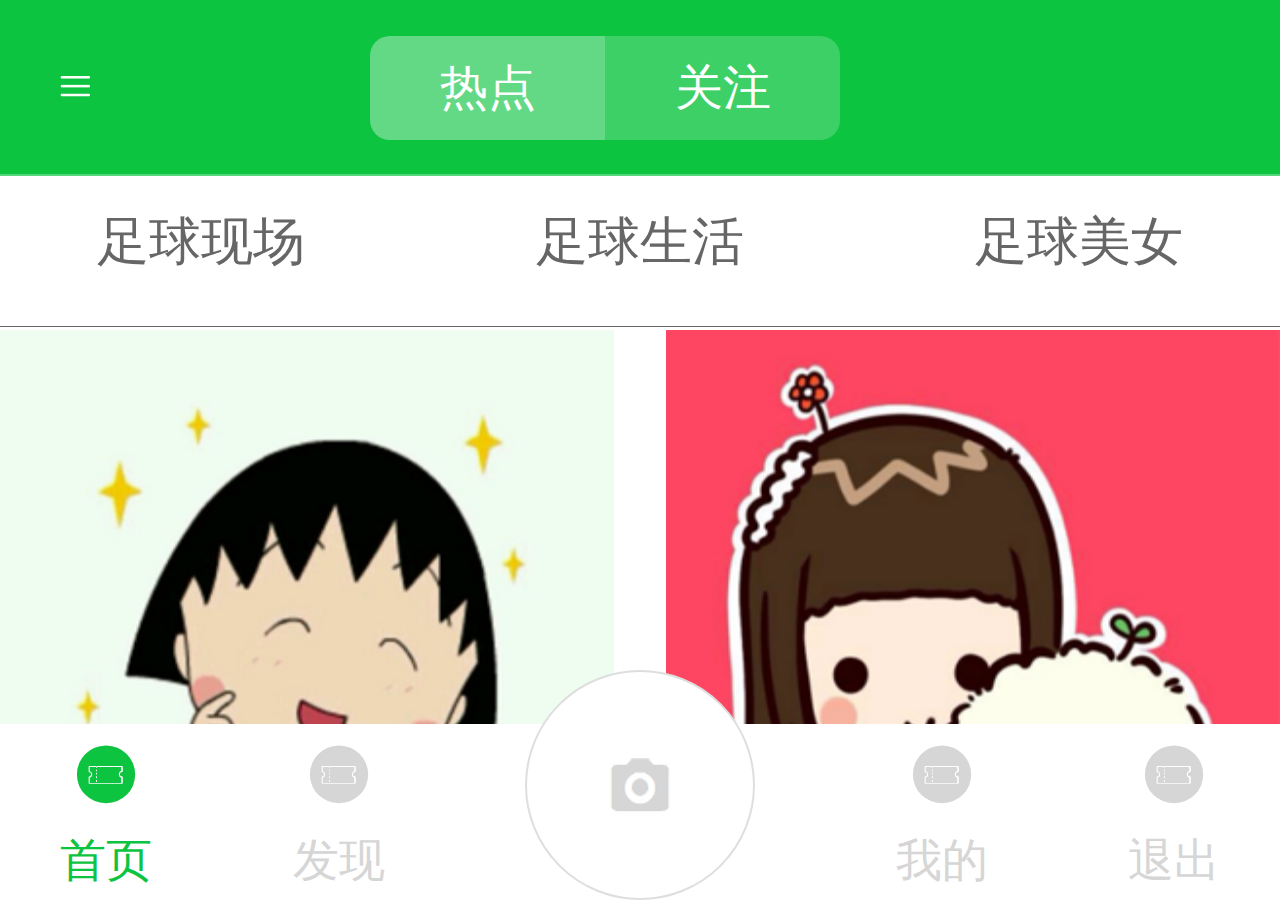
<file: testgit/index.html>
<!DOCTYPE html>
<html>
	<head>
		<meta charset="utf-8" />
		<title></title>
		<meta name="viewport" content="width=device-width,initial-scale=1,minimum-scale=1,maximum-scale=1,user-scalable=no" />
		<link rel="stylesheet" type="text/css" href="css/index.css" />
		<link rel="stylesheet" type="text/css" href="iconfont/iconfont.css" />

		<script>
		        window.onload = function(){
		         /*720代表设计师给的设计稿的宽度，你的设计稿是多少，就写多少;100代表换算比例，这里写100是
		                           为了以后好算,比如，你测量的一个宽度是100px,就可以写为1rem,以及1px=0.01rem等等*/
		         getRem(640,100)
		         };
		         window.onresize = function(){
		         getRem(640,100)
		         };
		         function getRem(pwidth,prem){
		           var html = document.getElementsByTagName("html")[0];       var oWidth =                 document.body.clientWidth || document.documentElement.clientWidth;
		            html.style.fontSize = oWidth/pwidth*prem + "px";
		        }
		  </script>
	</head>
	<body>
		<div class="men"></div>
		<div class="left">
			<figure>
			<img src="img/thumbnail.png"/>
				<figcaption>萌萌哒小妖精</figcaption>
			</figure>
			<div class="xia">
			<p>这个家伙很懒，什么也没留下</p>
			<ul>
				<li><a href="#">足球现场</a></li></li>
				<li><a href="#">足球生活</a></li></li>
				<li><a href="#">足球美女</a></li></li>
			</ul>
			</div>
		</div>
		<header>
			<div class="he_top"/>
			<span><img src="img/icon.png"/></span>
			<p class="p"><span>热点</span><span>关注</span></p>
			</div>
			
			<ul class="r_ul">
				<li><a href="#"/>足球现场</a></li>
				<li><a href="#"/>足球生活</a></li>
				<li><a href="#"/>足球美女</a></li>
				
			</ul>
		</header>
		<section class="rd">
			<article>
				<figure>
				<span><img src="img/pic.png"/></span>
				<figcaption>小丸子啊小丸子!</figcaption>
				</figure>

			<figure>
			<span><img src="img/pic1.png"/></span>
			<figcaption>萌萌哒啊小丸子</figcaption>
			</figure>
			
			</article>
			<article>
				<figure>
				<span><img src="img/pic3.png"/></span>
				<figcaption>小丸子啊小丸子!</figcaption>
				</figure>
			<figure>
			<span><img src="img/pic4.png"/></span>
			<figcaption>萌萌哒啊小丸子</figcaption>
			</figure>
			</article>
			<article>
				<figure>
				<span><img src="img/pic.png"/></span>
				<figcaption>萌萌哒啊小丸子</figcaption>
				</figure>
			<figure>
			<span><img src="img/pic1.png"/></span>
			<figcaption>萌萌哒啊小丸子</figcaption>
			</figure>
			</article>
		</section>
		
		
		
		<section class="gu">
			<article class="one">
				<img class="il" src="img/icon_guanzu.png"/>
				<div>
					<h3><p>我叫小萌</p><em>382344</em><span><img src="img/zan.png"/></span></h3>
					<p class="t">我叫小萌我怕谁！哈哈！</p>
				</div>
			</article>
			
			<article class="mao_im">
				<figure>
					<span>
						
					</span>
					<figcaption>
						小丸子啊小丸子！
					</figcaption>
				</figure>
			</article>
			<article class="zui_h">
				<img class="il" src="img/icon_guanzu.png"/>
				<div>
					<h3><p>我叫小萌</p><em>382344</em><span><img src="img/zan.png"/></span></h3>
					<p class="t">我叫小萌我怕谁！哈哈！</p>
				</div>
			</article>
		</section>
		
		
		
		<section class="fx">
			<article>
				<form name="fax" action="" method="get">
					<input id="for" required="required" placeholder="请输入昵称" type=" search"/>
					<input id="sub" type="submit" value="搜索" />
				</form>
			</article>
			   <article></article>
			   <article>
				   <img class="il" src="img/icon_guanzu.png"/>
				   <div>
				   	<h3><p>我叫小萌</p><em><input type="submit" value="关注"/></em></h3>
				   	<p class="f_p" >我叫小萌我怕谁！哈哈！</p>
				   </div>
			   </article>
                 <article>
				   
				   <img class="il" src="img/icon_guanzu.png"/>
				   <div>
				   	<h3><p>我叫小萌</p> <em><input type="submit" value="关注"/></em></h3>
				   	<p class="f_p" >我叫小萌我怕谁！哈哈！</p>
				   </div>
			   </article>
			   <article>
				   <ul>
				   	<li><a href="#">足球达人</a></li>
					<li><a href="#">足球王子</a></li>
				   	<li><a href="#">英国足球</a></li>
				   	<li><a href="#">最近主球1000</a></li>
				   	<li><a href="#">哈哈足球</a></li>
					<li><a href="#">我是足球迷</a></li>
				  	<li class="sous"><a href="#">点击选项快捷搜索</a></li>
				   </ul>
			   </article>
			   
		</section>
		<section class="wode">
			<article></article>

			  <article>
							   
							   <img class="il" src="img/icon_guanzu.png"/>
							   <div>
							   	<h3><p>我叫小萌</p></h3>
							   	<p class="f_p" >我叫小萌我怕谁！哈哈！</p>
							   </div>
							   
							   
							   
			</article>
			
        <ul class="r_ul">
				<li><a href="#"/>照片(1)</a></li>
				<li><a href="#"/>关注(3)</a></li>
				<li><a href="#"/>粉丝(8)</a></li>
				
			</ul>
			<article>
				<img src="img/pic1.png"/>
			</article>
		</section >
			
			
			
			
			
		<section class="img">
			
			<article></article>
			<article class="im_j"><img src="img/jq.png"/></article>
			<article>
				<form name="f2" action="" method="get">
					<input type=" button"  value="确定剪裁" />
					<input type=" button"  value="放弃从来" />

				</form>
			</article>
			<article class="im_l">
				<img src="img/jq_1.png">
			</article>
			<article class="tijiao">
			<form>
				<input type="submit" value="提交" />
			</form>
			</article>
		</section>
		
		
		
		
		<div id="hj" class="dr">
						   <h1>
							   <span>登录</span><em id="close"><img src="img/close.png"/></em>
						   </h1>
						   <form name="f1" action="" method="get">
							   <input required="required"  type="tel" placeholder="请输入手机号"/>
							   <input required="required" type="text" placeholder="密码"/>
								<span class="zc">还没有账号？点击此处立即<em id="tj">注册</em></span>
								<input  type="submit" value="提 交" />
						   </form>
		</div>
		
		<div id="tianjia" class="tianjia">
			<h1><span id="qx">取消</span><span id="qd">确定</span></h1>
			<form name="f1" action="" method="get">
				<input required="required"  type="tel" placeholder="请输入手机号"/>
				 <input required="required" type="text" placeholder="密码"/>
				  <input type="text" value="昵称" />
		</div>
		<footer>
		<figure>
			<span class=" iconfont icon-wodeqiajuan"></span>
			<figcaption>首页</figcaption>
			</figure>
		<figure>
		<span class=" iconfont icon-wodeqiajuan"></span>
		<figcaption>发现</figcaption>
		</figure>
		<figure class="teshu">
			<img src="img/ic_3_1.png"/>
			</figure>
		<figure>
			<span class=" iconfont icon-wodeqiajuan"></span>
			<figcaption>我的</figcaption>
			</figure>
		<figure>
		<span class=" iconfont icon-wodeqiajuan"></span>
		<figcaption>退出</figcaption>
		</figure>
		</footer>
		<script>
			var spans=document.getElementsByTagName('span');
			spans[0].onclick=function()
			{
		   document.getElementsByTagName('div')[1].style.display="block";
		  
			}
		 document.getElementsByTagName('section')[0].onclick=function()
		 {
			    document.getElementsByTagName('div')[1].style.display="none";
			 
		 }
		 var articles=document.getElementsByTagName('article');

		spans[2].onclick=function()
		{
			 document.getElementsByTagName('section')[0].style.display="none";
			 document.getElementsByTagName('section')[1].style.display="block";
			 document.getElementsByTagName('section')[2].style.display="none";
			 document.getElementsByTagName('ul')[1].style.display="none";
			 document.getElementsByTagName('span')[1].style.background="#3dd067";
			 document.getElementsByTagName('span')[2].style.background=" #64d985"

			 
		}
		spans[1].onclick=function()
		{
			document.getElementsByTagName('section')[0].style.display="block";
			document.getElementsByTagName('section')[1].style.display="none";
			document.getElementsByTagName('ul')[1].style.display="";
			document.getElementsByTagName('span')[1].style.background="#64d985";
			 document.getElementsByTagName('span')[2].style.background="#3dd067"
			 document.getElementsByTagName('section')[1].style.display="none";

		}
		var figures=document.getElementsByTagName('figure');
		
		figures[9].onclick=function()
		{
			document.getElementsByTagName('section')[0].style.display="none";
			document.getElementsByTagName('section')[1].style.display="none";
			document.getElementsByTagName('ul')[1].style.display="none";
			document.getElementsByTagName('section')[2].style.display="block";
			figures[8].style.color="#d6d6d6";
			this.style.color="#0dc441";
			document.getElementById('hj').style.display="block"
                    figures[11].style.color="#d6d6d6";
		      document.getElementsByTagName('section')[3].style.display="none";

			articles[10].style.display="none";
			document.getElementsByTagName('div')[0].style.display="block";
			document.getElementsByTagName('p')[1].className='p';

		}
		figures[8].onclick=function()
		{
			document.getElementsByTagName('section')[0].style.display="block";
			document.getElementsByTagName('section')[1].style.display="none";
			document.getElementsByTagName('ul')[1].style.display="";
			document.getElementsByTagName('span')[1].style.background="#64d985";
			 document.getElementsByTagName('span')[2].style.background="#3dd067"
			 document.getElementsByTagName('section')[1].style.display="none";
			 document.getElementsByTagName('section')[2].style.display="none";
			 figures[11].style.color="#d6d6d6";
			document.getElementsByTagName('section')[3].style.display="none";
			 figures[9].style.color="#d6d6d6";
			 this.style.color="#0dc441";
			 for(var i=7;i<=9;i++)
			 {
			 	articles[i].style.display="";
			 }
			 document.getElementsByTagName('p')[1].className='p';

			
			 
		}
	
	document.getElementById('for').onclick=function()
		{
			for(var i=7;i<=9;i++)
			{
				articles[i].style.display="none";
			}
			this.value="足球";
          articles[10].style.display="block";
		}
		
		document.getElementById('close').onclick=function()
		{
			document.getElementsByTagName('div')[0].style.display="none";
			document.getElementById('hj').style.display="none"
		}
		
		document.getElementById('tj').onclick=function()
		{
			document.getElementById('hj').style.display="none";
			
			document.getElementsByTagName('div')[0].style.display="block";
			document.getElementById('tianjia').style.display="block";
		}
		
		document.getElementById('qx').onclick=function()
		{
			document.getElementById('tianjia').style.display="none";
			document.getElementsByTagName('div')[0].style.display="none";


		}
		
		document.getElementById('qd').onclick=function()
		{
			document.getElementById('tianjia').style.display="none";
			document.getElementsByTagName('div')[0].style.display="none";


		}
		
		figures[11].onclick=function()
		{
			for(var i=8;i<=10;i++)
			{
				figures[i].style.color="#d6d6d6";
				
			}
			
			this.style.color="#0dc441";
			document.getElementsByTagName('section')[0].style.display="none";
			document.getElementsByTagName('section')[1].style.display="none";
			document.getElementsByTagName('section')[2].style.display="none";
			document.getElementsByTagName('ul')[1].style.display="none";
			document.getElementsByTagName('section')[3].style.display="block";
			document.getElementsByTagName('p')[1].innerHTML="个人中心";
		    document.getElementsByTagName('p')[1].style.marginLeft="2.0rem";
			document.getElementsByTagName('p')[1].style.fontSize="0.3rem";

		}
			figures[12].onclick=function()
			{
				var a=confirm("确定退出吗");
				if(a)
				{
					
			}
			}
	
		</script>
	</body>
</html>
</file>
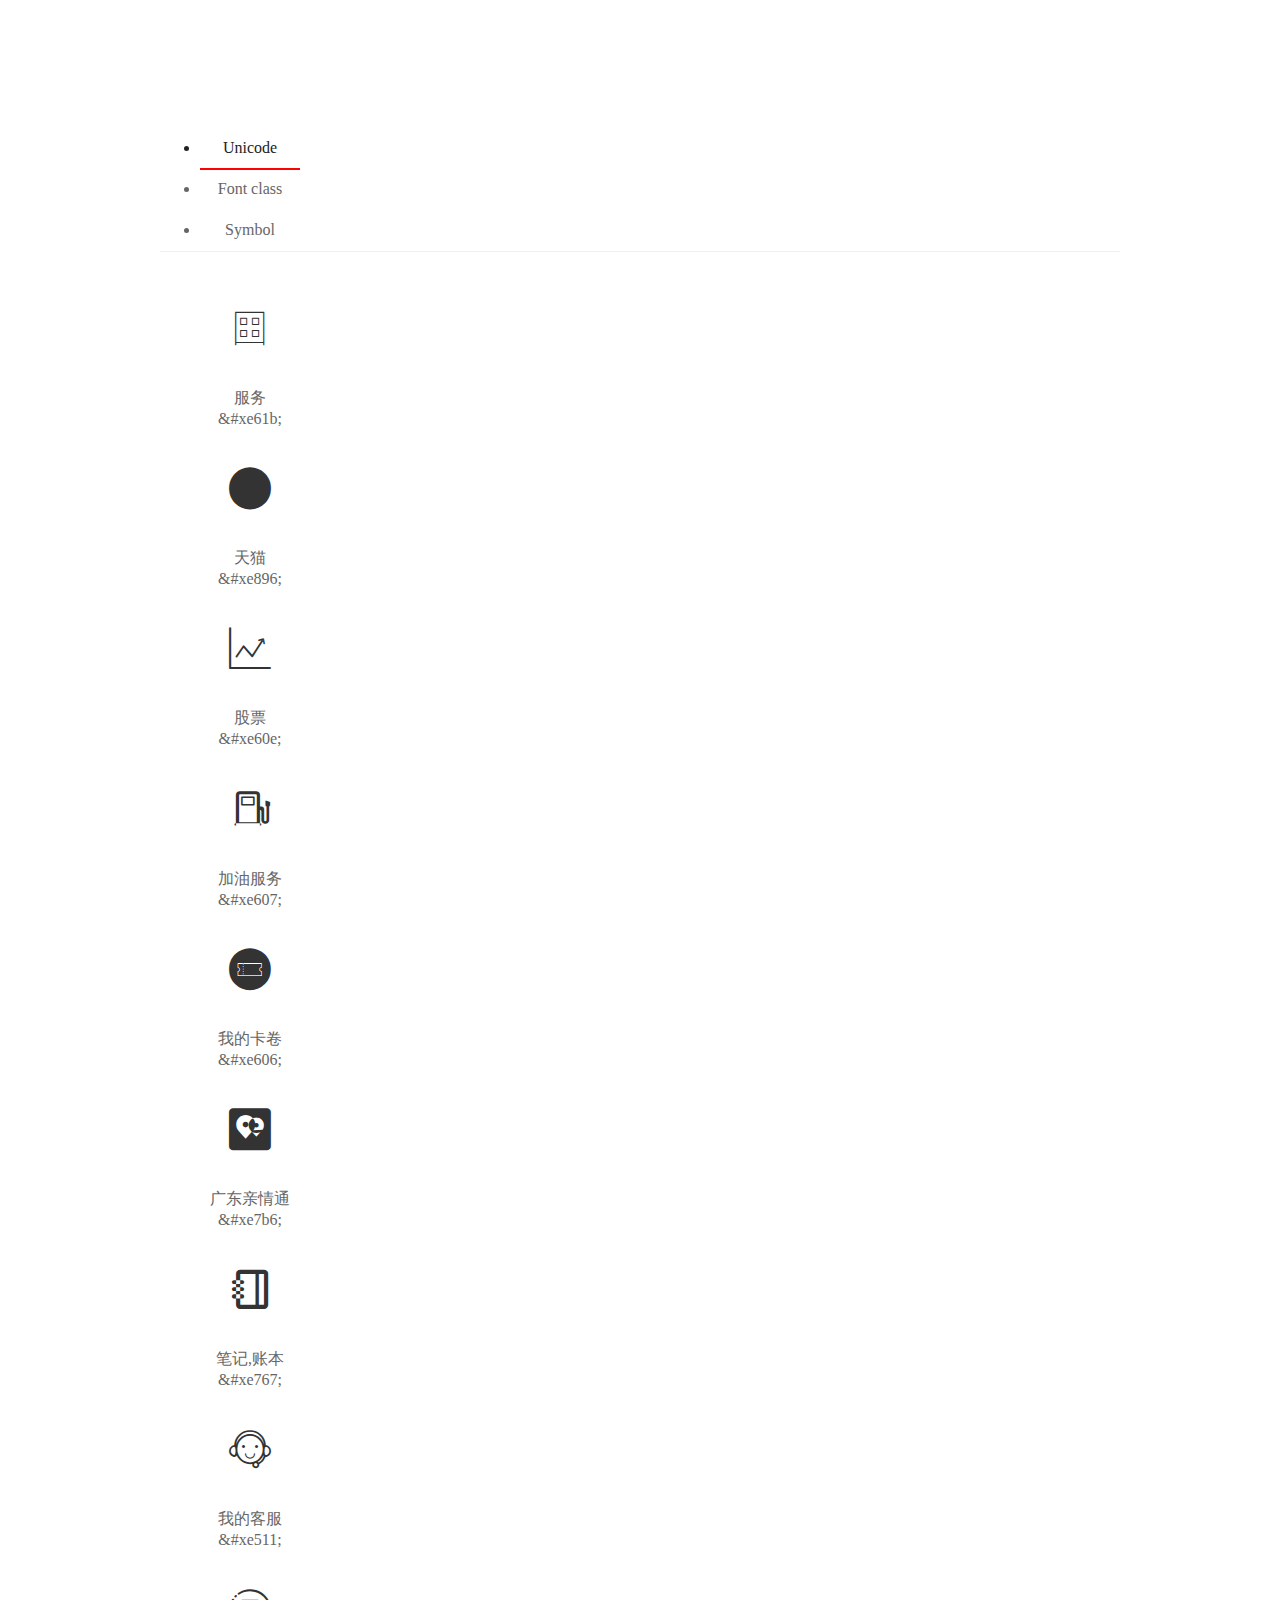
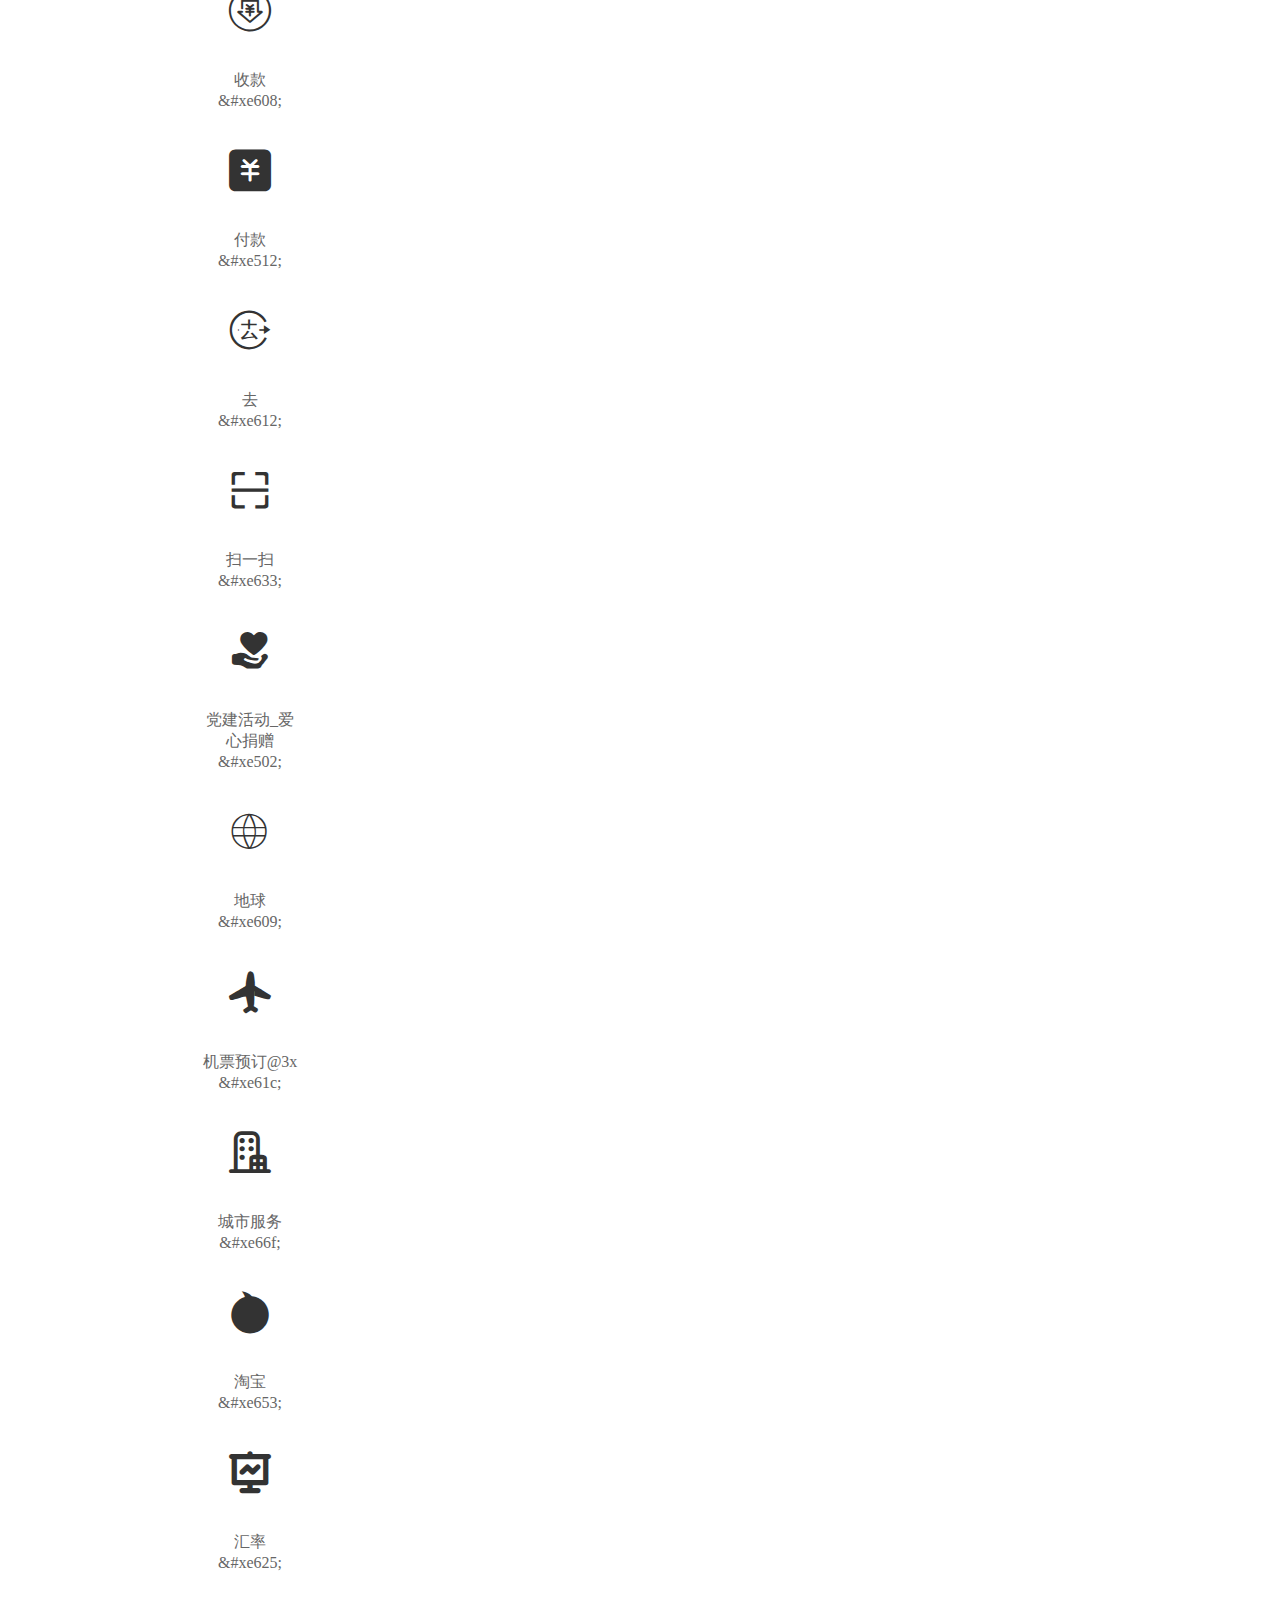
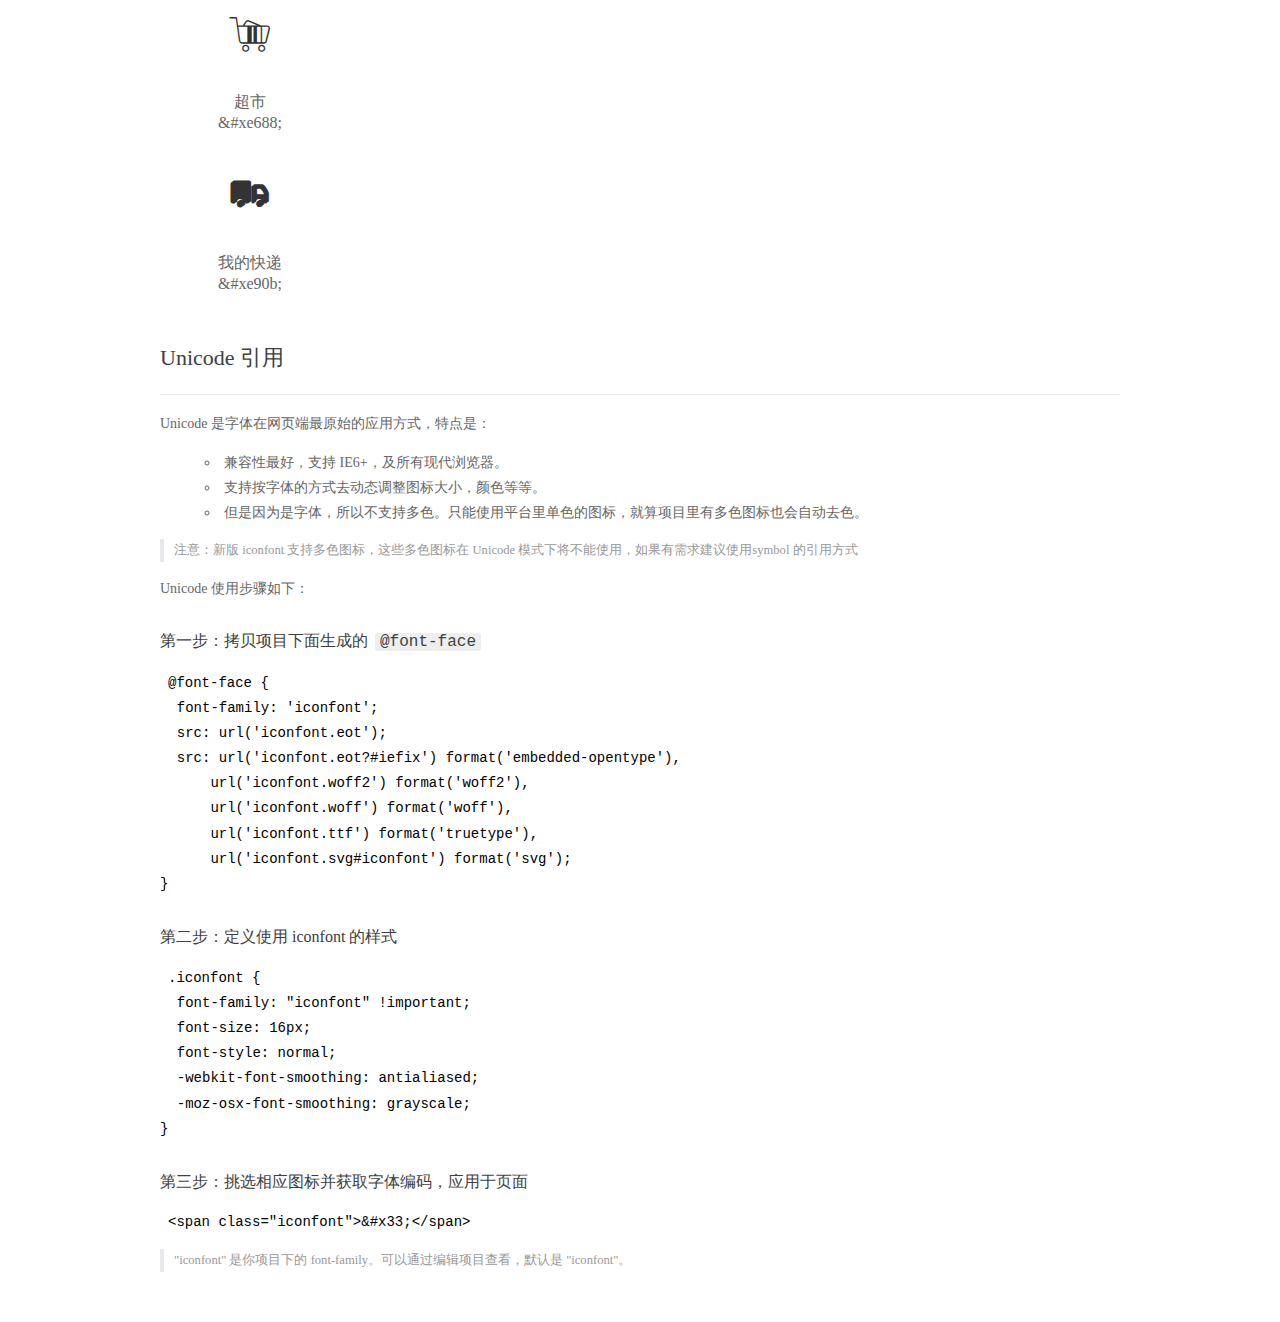
<file: testgit/iconfont/demo_index.html>
<!DOCTYPE html>
<html>
<head>
  <meta charset="utf-8"/>
  <title>IconFont Demo</title>
  <link rel="shortcut icon" href="https://gtms04.alicdn.com/tps/i4/TB1_oz6GVXXXXaFXpXXJDFnIXXX-64-64.ico" type="image/x-icon"/>
  <link rel="stylesheet" href="https://g.alicdn.com/thx/cube/1.3.2/cube.min.css">
  <link rel="stylesheet" href="demo.css">
  <link rel="stylesheet" href="iconfont.css">
  <script src="iconfont.js"></script>
  <!-- jQuery -->
  <script src="https://a1.alicdn.com/oss/uploads/2018/12/26/7bfddb60-08e8-11e9-9b04-53e73bb6408b.js"></script>
  <!-- 代码高亮 -->
  <script src="https://a1.alicdn.com/oss/uploads/2018/12/26/a3f714d0-08e6-11e9-8a15-ebf944d7534c.js"></script>
</head>
<body>
  <div class="main">
    <h1 class="logo"><a href="https://www.iconfont.cn/" title="iconfont 首页" target="_blank">&#xe86b;</a></h1>
    <div class="nav-tabs">
      <ul id="tabs" class="dib-box">
        <li class="dib active"><span>Unicode</span></li>
        <li class="dib"><span>Font class</span></li>
        <li class="dib"><span>Symbol</span></li>
      </ul>
      
    </div>
    <div class="tab-container">
      <div class="content unicode" style="display: block;">
          <ul class="icon_lists dib-box">
          
            <li class="dib">
              <span class="icon iconfont">&#xe61b;</span>
                <div class="name">服务</div>
                <div class="code-name">&amp;#xe61b;</div>
              </li>
          
            <li class="dib">
              <span class="icon iconfont">&#xe896;</span>
                <div class="name">天猫</div>
                <div class="code-name">&amp;#xe896;</div>
              </li>
          
            <li class="dib">
              <span class="icon iconfont">&#xe60e;</span>
                <div class="name">股票</div>
                <div class="code-name">&amp;#xe60e;</div>
              </li>
          
            <li class="dib">
              <span class="icon iconfont">&#xe607;</span>
                <div class="name">加油服务</div>
                <div class="code-name">&amp;#xe607;</div>
              </li>
          
            <li class="dib">
              <span class="icon iconfont">&#xe606;</span>
                <div class="name">我的卡卷</div>
                <div class="code-name">&amp;#xe606;</div>
              </li>
          
            <li class="dib">
              <span class="icon iconfont">&#xe7b6;</span>
                <div class="name">广东亲情通</div>
                <div class="code-name">&amp;#xe7b6;</div>
              </li>
          
            <li class="dib">
              <span class="icon iconfont">&#xe767;</span>
                <div class="name">笔记,账本</div>
                <div class="code-name">&amp;#xe767;</div>
              </li>
          
            <li class="dib">
              <span class="icon iconfont">&#xe511;</span>
                <div class="name">我的客服</div>
                <div class="code-name">&amp;#xe511;</div>
              </li>
          
            <li class="dib">
              <span class="icon iconfont">&#xe608;</span>
                <div class="name">收款</div>
                <div class="code-name">&amp;#xe608;</div>
              </li>
          
            <li class="dib">
              <span class="icon iconfont">&#xe512;</span>
                <div class="name">付款</div>
                <div class="code-name">&amp;#xe512;</div>
              </li>
          
            <li class="dib">
              <span class="icon iconfont">&#xe612;</span>
                <div class="name">去</div>
                <div class="code-name">&amp;#xe612;</div>
              </li>
          
            <li class="dib">
              <span class="icon iconfont">&#xe633;</span>
                <div class="name">扫一扫</div>
                <div class="code-name">&amp;#xe633;</div>
              </li>
          
            <li class="dib">
              <span class="icon iconfont">&#xe502;</span>
                <div class="name">党建活动_爱心捐赠</div>
                <div class="code-name">&amp;#xe502;</div>
              </li>
          
            <li class="dib">
              <span class="icon iconfont">&#xe609;</span>
                <div class="name">地球</div>
                <div class="code-name">&amp;#xe609;</div>
              </li>
          
            <li class="dib">
              <span class="icon iconfont">&#xe61c;</span>
                <div class="name">机票预订@3x</div>
                <div class="code-name">&amp;#xe61c;</div>
              </li>
          
            <li class="dib">
              <span class="icon iconfont">&#xe66f;</span>
                <div class="name">城市服务</div>
                <div class="code-name">&amp;#xe66f;</div>
              </li>
          
            <li class="dib">
              <span class="icon iconfont">&#xe653;</span>
                <div class="name">淘宝</div>
                <div class="code-name">&amp;#xe653;</div>
              </li>
          
            <li class="dib">
              <span class="icon iconfont">&#xe625;</span>
                <div class="name">汇率</div>
                <div class="code-name">&amp;#xe625;</div>
              </li>
          
            <li class="dib">
              <span class="icon iconfont">&#xe688;</span>
                <div class="name">超市</div>
                <div class="code-name">&amp;#xe688;</div>
              </li>
          
            <li class="dib">
              <span class="icon iconfont">&#xe90b;</span>
                <div class="name">我的快递</div>
                <div class="code-name">&amp;#xe90b;</div>
              </li>
          
          </ul>
          <div class="article markdown">
          <h2 id="unicode-">Unicode 引用</h2>
          <hr>

          <p>Unicode 是字体在网页端最原始的应用方式，特点是：</p>
          <ul>
            <li>兼容性最好，支持 IE6+，及所有现代浏览器。</li>
            <li>支持按字体的方式去动态调整图标大小，颜色等等。</li>
            <li>但是因为是字体，所以不支持多色。只能使用平台里单色的图标，就算项目里有多色图标也会自动去色。</li>
          </ul>
          <blockquote>
            <p>注意：新版 iconfont 支持多色图标，这些多色图标在 Unicode 模式下将不能使用，如果有需求建议使用symbol 的引用方式</p>
          </blockquote>
          <p>Unicode 使用步骤如下：</p>
          <h3 id="-font-face">第一步：拷贝项目下面生成的 <code>@font-face</code></h3>
<pre><code class="language-css"
>@font-face {
  font-family: 'iconfont';
  src: url('iconfont.eot');
  src: url('iconfont.eot?#iefix') format('embedded-opentype'),
      url('iconfont.woff2') format('woff2'),
      url('iconfont.woff') format('woff'),
      url('iconfont.ttf') format('truetype'),
      url('iconfont.svg#iconfont') format('svg');
}
</code></pre>
          <h3 id="-iconfont-">第二步：定义使用 iconfont 的样式</h3>
<pre><code class="language-css"
>.iconfont {
  font-family: "iconfont" !important;
  font-size: 16px;
  font-style: normal;
  -webkit-font-smoothing: antialiased;
  -moz-osx-font-smoothing: grayscale;
}
</code></pre>
          <h3 id="-">第三步：挑选相应图标并获取字体编码，应用于页面</h3>
<pre>
<code class="language-html"
>&lt;span class="iconfont"&gt;&amp;#x33;&lt;/span&gt;
</code></pre>
          <blockquote>
            <p>"iconfont" 是你项目下的 font-family。可以通过编辑项目查看，默认是 "iconfont"。</p>
          </blockquote>
          </div>
      </div>
      <div class="content font-class">
        <ul class="icon_lists dib-box">
          
          <li class="dib">
            <span class="icon iconfont icon-fuwu"></span>
            <div class="name">
              服务
            </div>
            <div class="code-name">.icon-fuwu
            </div>
          </li>
          
          <li class="dib">
            <span class="icon iconfont icon-tianmao"></span>
            <div class="name">
              天猫
            </div>
            <div class="code-name">.icon-tianmao
            </div>
          </li>
          
          <li class="dib">
            <span class="icon iconfont icon-gupiao"></span>
            <div class="name">
              股票
            </div>
            <div class="code-name">.icon-gupiao
            </div>
          </li>
          
          <li class="dib">
            <span class="icon iconfont icon-jiayoufuwu"></span>
            <div class="name">
              加油服务
            </div>
            <div class="code-name">.icon-jiayoufuwu
            </div>
          </li>
          
          <li class="dib">
            <span class="icon iconfont icon-wodeqiajuan"></span>
            <div class="name">
              我的卡卷
            </div>
            <div class="code-name">.icon-wodeqiajuan
            </div>
          </li>
          
          <li class="dib">
            <span class="icon iconfont icon-guangdongqinqingtong"></span>
            <div class="name">
              广东亲情通
            </div>
            <div class="code-name">.icon-guangdongqinqingtong
            </div>
          </li>
          
          <li class="dib">
            <span class="icon iconfont icon-biji"></span>
            <div class="name">
              笔记,账本
            </div>
            <div class="code-name">.icon-biji
            </div>
          </li>
          
          <li class="dib">
            <span class="icon iconfont icon-wodekefu"></span>
            <div class="name">
              我的客服
            </div>
            <div class="code-name">.icon-wodekefu
            </div>
          </li>
          
          <li class="dib">
            <span class="icon iconfont icon-shoukuan"></span>
            <div class="name">
              收款
            </div>
            <div class="code-name">.icon-shoukuan
            </div>
          </li>
          
          <li class="dib">
            <span class="icon iconfont icon-fukuan"></span>
            <div class="name">
              付款
            </div>
            <div class="code-name">.icon-fukuan
            </div>
          </li>
          
          <li class="dib">
            <span class="icon iconfont icon-qu"></span>
            <div class="name">
              去
            </div>
            <div class="code-name">.icon-qu
            </div>
          </li>
          
          <li class="dib">
            <span class="icon iconfont icon-saoyisao"></span>
            <div class="name">
              扫一扫
            </div>
            <div class="code-name">.icon-saoyisao
            </div>
          </li>
          
          <li class="dib">
            <span class="icon iconfont icon-dangjianhuodong_aixinjuanzeng-"></span>
            <div class="name">
              党建活动_爱心捐赠
            </div>
            <div class="code-name">.icon-dangjianhuodong_aixinjuanzeng-
            </div>
          </li>
          
          <li class="dib">
            <span class="icon iconfont icon-tubiao-"></span>
            <div class="name">
              地球
            </div>
            <div class="code-name">.icon-tubiao-
            </div>
          </li>
          
          <li class="dib">
            <span class="icon iconfont icon-jipiaoyudingx"></span>
            <div class="name">
              机票预订@3x
            </div>
            <div class="code-name">.icon-jipiaoyudingx
            </div>
          </li>
          
          <li class="dib">
            <span class="icon iconfont icon-chengshifuwu"></span>
            <div class="name">
              城市服务
            </div>
            <div class="code-name">.icon-chengshifuwu
            </div>
          </li>
          
          <li class="dib">
            <span class="icon iconfont icon-taobao"></span>
            <div class="name">
              淘宝
            </div>
            <div class="code-name">.icon-taobao
            </div>
          </li>
          
          <li class="dib">
            <span class="icon iconfont icon-ziyuanldpi"></span>
            <div class="name">
              汇率
            </div>
            <div class="code-name">.icon-ziyuanldpi
            </div>
          </li>
          
          <li class="dib">
            <span class="icon iconfont icon-chaoshi"></span>
            <div class="name">
              超市
            </div>
            <div class="code-name">.icon-chaoshi
            </div>
          </li>
          
          <li class="dib">
            <span class="icon iconfont icon-wodekuaidi"></span>
            <div class="name">
              我的快递
            </div>
            <div class="code-name">.icon-wodekuaidi
            </div>
          </li>
          
        </ul>
        <div class="article markdown">
        <h2 id="font-class-">font-class 引用</h2>
        <hr>

        <p>font-class 是 Unicode 使用方式的一种变种，主要是解决 Unicode 书写不直观，语意不明确的问题。</p>
        <p>与 Unicode 使用方式相比，具有如下特点：</p>
        <ul>
          <li>兼容性良好，支持 IE8+，及所有现代浏览器。</li>
          <li>相比于 Unicode 语意明确，书写更直观。可以很容易分辨这个 icon 是什么。</li>
          <li>因为使用 class 来定义图标，所以当要替换图标时，只需要修改 class 里面的 Unicode 引用。</li>
          <li>不过因为本质上还是使用的字体，所以多色图标还是不支持的。</li>
        </ul>
        <p>使用步骤如下：</p>
        <h3 id="-fontclass-">第一步：引入项目下面生成的 fontclass 代码：</h3>
<pre><code class="language-html">&lt;link rel="stylesheet" href="./iconfont.css"&gt;
</code></pre>
        <h3 id="-">第二步：挑选相应图标并获取类名，应用于页面：</h3>
<pre><code class="language-html">&lt;span class="iconfont icon-xxx"&gt;&lt;/span&gt;
</code></pre>
        <blockquote>
          <p>"
            iconfont" 是你项目下的 font-family。可以通过编辑项目查看，默认是 "iconfont"。</p>
        </blockquote>
      </div>
      </div>
      <div class="content symbol">
          <ul class="icon_lists dib-box">
          
            <li class="dib">
                <svg class="icon svg-icon" aria-hidden="true">
                  <use xlink:href="#icon-fuwu"></use>
                </svg>
                <div class="name">服务</div>
                <div class="code-name">#icon-fuwu</div>
            </li>
          
            <li class="dib">
                <svg class="icon svg-icon" aria-hidden="true">
                  <use xlink:href="#icon-tianmao"></use>
                </svg>
                <div class="name">天猫</div>
                <div class="code-name">#icon-tianmao</div>
            </li>
          
            <li class="dib">
                <svg class="icon svg-icon" aria-hidden="true">
                  <use xlink:href="#icon-gupiao"></use>
                </svg>
                <div class="name">股票</div>
                <div class="code-name">#icon-gupiao</div>
            </li>
          
            <li class="dib">
                <svg class="icon svg-icon" aria-hidden="true">
                  <use xlink:href="#icon-jiayoufuwu"></use>
                </svg>
                <div class="name">加油服务</div>
                <div class="code-name">#icon-jiayoufuwu</div>
            </li>
          
            <li class="dib">
                <svg class="icon svg-icon" aria-hidden="true">
                  <use xlink:href="#icon-wodeqiajuan"></use>
                </svg>
                <div class="name">我的卡卷</div>
                <div class="code-name">#icon-wodeqiajuan</div>
            </li>
          
            <li class="dib">
                <svg class="icon svg-icon" aria-hidden="true">
                  <use xlink:href="#icon-guangdongqinqingtong"></use>
                </svg>
                <div class="name">广东亲情通</div>
                <div class="code-name">#icon-guangdongqinqingtong</div>
            </li>
          
            <li class="dib">
                <svg class="icon svg-icon" aria-hidden="true">
                  <use xlink:href="#icon-biji"></use>
                </svg>
                <div class="name">笔记,账本</div>
                <div class="code-name">#icon-biji</div>
            </li>
          
            <li class="dib">
                <svg class="icon svg-icon" aria-hidden="true">
                  <use xlink:href="#icon-wodekefu"></use>
                </svg>
                <div class="name">我的客服</div>
                <div class="code-name">#icon-wodekefu</div>
            </li>
          
            <li class="dib">
                <svg class="icon svg-icon" aria-hidden="true">
                  <use xlink:href="#icon-shoukuan"></use>
                </svg>
                <div class="name">收款</div>
                <div class="code-name">#icon-shoukuan</div>
            </li>
          
            <li class="dib">
                <svg class="icon svg-icon" aria-hidden="true">
                  <use xlink:href="#icon-fukuan"></use>
                </svg>
                <div class="name">付款</div>
                <div class="code-name">#icon-fukuan</div>
            </li>
          
            <li class="dib">
                <svg class="icon svg-icon" aria-hidden="true">
                  <use xlink:href="#icon-qu"></use>
                </svg>
                <div class="name">去</div>
                <div class="code-name">#icon-qu</div>
            </li>
          
            <li class="dib">
                <svg class="icon svg-icon" aria-hidden="true">
                  <use xlink:href="#icon-saoyisao"></use>
                </svg>
                <div class="name">扫一扫</div>
                <div class="code-name">#icon-saoyisao</div>
            </li>
          
            <li class="dib">
                <svg class="icon svg-icon" aria-hidden="true">
                  <use xlink:href="#icon-dangjianhuodong_aixinjuanzeng-"></use>
                </svg>
                <div class="name">党建活动_爱心捐赠</div>
                <div class="code-name">#icon-dangjianhuodong_aixinjuanzeng-</div>
            </li>
          
            <li class="dib">
                <svg class="icon svg-icon" aria-hidden="true">
                  <use xlink:href="#icon-tubiao-"></use>
                </svg>
                <div class="name">地球</div>
                <div class="code-name">#icon-tubiao-</div>
            </li>
          
            <li class="dib">
                <svg class="icon svg-icon" aria-hidden="true">
                  <use xlink:href="#icon-jipiaoyudingx"></use>
                </svg>
                <div class="name">机票预订@3x</div>
                <div class="code-name">#icon-jipiaoyudingx</div>
            </li>
          
            <li class="dib">
                <svg class="icon svg-icon" aria-hidden="true">
                  <use xlink:href="#icon-chengshifuwu"></use>
                </svg>
                <div class="name">城市服务</div>
                <div class="code-name">#icon-chengshifuwu</div>
            </li>
          
            <li class="dib">
                <svg class="icon svg-icon" aria-hidden="true">
                  <use xlink:href="#icon-taobao"></use>
                </svg>
                <div class="name">淘宝</div>
                <div class="code-name">#icon-taobao</div>
            </li>
          
            <li class="dib">
                <svg class="icon svg-icon" aria-hidden="true">
                  <use xlink:href="#icon-ziyuanldpi"></use>
                </svg>
                <div class="name">汇率</div>
                <div class="code-name">#icon-ziyuanldpi</div>
            </li>
          
            <li class="dib">
                <svg class="icon svg-icon" aria-hidden="true">
                  <use xlink:href="#icon-chaoshi"></use>
                </svg>
                <div class="name">超市</div>
                <div class="code-name">#icon-chaoshi</div>
            </li>
          
            <li class="dib">
                <svg class="icon svg-icon" aria-hidden="true">
                  <use xlink:href="#icon-wodekuaidi"></use>
                </svg>
                <div class="name">我的快递</div>
                <div class="code-name">#icon-wodekuaidi</div>
            </li>
          
          </ul>
          <div class="article markdown">
          <h2 id="symbol-">Symbol 引用</h2>
          <hr>

          <p>这是一种全新的使用方式，应该说这才是未来的主流，也是平台目前推荐的用法。相关介绍可以参考这篇<a href="">文章</a>
            这种用法其实是做了一个 SVG 的集合，与另外两种相比具有如下特点：</p>
          <ul>
            <li>支持多色图标了，不再受单色限制。</li>
            <li>通过一些技巧，支持像字体那样，通过 <code>font-size</code>, <code>color</code> 来调整样式。</li>
            <li>兼容性较差，支持 IE9+，及现代浏览器。</li>
            <li>浏览器渲染 SVG 的性能一般，还不如 png。</li>
          </ul>
          <p>使用步骤如下：</p>
          <h3 id="-symbol-">第一步：引入项目下面生成的 symbol 代码：</h3>
<pre><code class="language-html">&lt;script src="./iconfont.js"&gt;&lt;/script&gt;
</code></pre>
          <h3 id="-css-">第二步：加入通用 CSS 代码（引入一次就行）：</h3>
<pre><code class="language-html">&lt;style&gt;
.icon {
  width: 1em;
  height: 1em;
  vertical-align: -0.15em;
  fill: currentColor;
  overflow: hidden;
}
&lt;/style&gt;
</code></pre>
          <h3 id="-">第三步：挑选相应图标并获取类名，应用于页面：</h3>
<pre><code class="language-html">&lt;svg class="icon" aria-hidden="true"&gt;
  &lt;use xlink:href="#icon-xxx"&gt;&lt;/use&gt;
&lt;/svg&gt;
</code></pre>
          </div>
      </div>

    </div>
  </div>
  <script>
  $(document).ready(function () {
      $('.tab-container .content:first').show()

      $('#tabs li').click(function (e) {
        var tabContent = $('.tab-container .content')
        var index = $(this).index()

        if ($(this).hasClass('active')) {
          return
        } else {
          $('#tabs li').removeClass('active')
          $(this).addClass('active')

          tabContent.hide().eq(index).fadeIn()
        }
      })
    })
  </script>
</body>
</html>
</file>
<file: testgit/css/index.css>
body,ol,ul,h1,h2,h3,h4,h5,h6,p,th,td,dl,dd,form,fieldset,legend,input,textarea,select,figure,figcaption{margin:0;padding:0}
body{font:12px "微软雅黑","Arial Narrow",HELVETICA;background:#fff;-webkit-text-size-adjust:100%}
a{
	text-decoration: none;
}
em{font-style:normal}
li{list-style:none}
img{border:0;}
html,body{
	height: 100%;
	display: flex;
	flex-direction: column;
}

header{
	height: 0.89rem;
	position: relative;
	
}
.rd{
	flex: 1;
	overflow: auto;
	padding-top:0.76rem ;
	box-sizing: border-box;
}

.gu{
	flex: 1;
	overflow: auto;
	display: none;
	
}

.te{
	width:1.13rem;
	height: 1.13rem;
}




footer{
	height: 0.88rem;
	display: flex;
	justify-content: space-between;
	font-size: 0.23rem;
	align-items: flex-end;
	line-height: 0.4rem;
	text-align: center;

	}
	footer figure:first-child{
		color:#0dc441;
	}
	footer figure:nth-of-type(2){
		color:#d6d6d6;
	}
	footer figure:nth-of-type(4){
		color:#d6d6d6;
	}
	footer figure:nth-of-type(5){
		color:#d6d6d6;
	}
footer .icon-wodeqiajuan{
	font-size: 0.29rem;
	
}
footer figure img{
	display: block;
}

.he_top{
	height: 0.88rem;
	background: #0dc441;
	display: flex;
	align-items: center;
	
	
}
.he_top >span
{
	margin-left: 0.3rem;
	cursor: pointer;
}

   .p{
	display: flex;
	justify-content: space-between;
    align-items: center;
	width:2.35rem;
	height: 0.52rem;
	border-radius: 20px;
	margin-left: 1.4rem;
	font-size: 0.24rem;
	color: #fff;
	box-sizing: border-box;
}
 .p span:first-child{
display: flex;
justify-content: center;
align-items: center;
width:50%;
height: 0.52rem;
background: #64d985;
border-radius: 20px 0 0 20px;

}
.p span:last-child{
width:50%;
height: 0.52rem;
background: #3dd067;
border-radius: 0px 20px 20px 0px;
align-items: center;
justify-content: center;
display: flex;
width:50%;
}

header .r_ul {
	display: flex;
	justify-content: space-between;
	align-items: center;
	border-bottom: 1px solid #666666;
	height: 0.76rem;
	position: absolute;
	background:rgba(255, 255, 255, 0.3);
	width: 100%;
	top: 0.87rem;
	
	

}

 header .r_ul  li{
	width:2.01rem;
	height: 0.76rem;
	font-size: 0.26rem;
	line-height: 0.67rem;
	text-align: center;
	
	
}
a{
	color:#666666;
	
}

 header .r_ul li:hover{
	border-bottom: 2px solid #00FF00;
}

.rd article{
	
	height: 3.73rem;
	display: flex;
	justify-content: space-between;
	margin-bottom: 0.3rem;
	
}

.rd article figure{
	width:48%;
	
	
	
}
.rd span{
	height: 3.15rem;
}
.rd p{
	display: block;
	
}

.rd img{
	width:100%;
	display: block;
	height: 3.15rem;
}
.rd figcaption{
	font-size: 0.25rem;
	line-height: 0.6rem;
	height: 0.6rem;
	color:#7d7d7d;
	text-align: center;
	border: 1px solid #e5e5e5;
	
}

.teshu{
	width:1.13rem;
	height: 1.13rem;
	display: flex;
	justify-content: center;
	align-items: center;
	border: 2px solid #dedede;
	border-radius: 50%;
	z-index: 40;
	background: #fff;
}
footer figure:first-child{
	margin-left: 0.3rem;
}
 footer figure:last-child{
 	margin-right: 0.3rem;
 }
 
 .left{
	 width:50%;
	 height: 100%;
	 position: absolute;
	 left: 0;
	 top: 0;
	 z-index: 30;
	 background: rgb(29,112,52,0.9);
	 display: none;
	 
	 }
 }
  
 .left figure{
	 height: 2.79rem;
	 width:100%;
	 font-size: 0.23rem;
	 line-height: 0.63rem;
	 margin-top: 0.32rem;
	
	 
 }
 .left img{
	 display: block;
	 margin-top: 0.32rem;
	 margin: auto;
	 margin-top: 0.32rem;
 }
 
 

 .left figure figcaption{
	 text-align: center;
	margin-top: 0.26rem;
	 height: 0.6rem;
	 background: #1c6e2b;
	 border-top: 1px solid #60896b;
	  border-bottom: 1px solid #60896b;
	  font-size: 0.25rem;
	  line-height: 0.6rem;
	  color:#fff;
 }
 .left p{
	 width:2.46rem;
	 height: 1.21rem;
	 font-size: 0.24rem;
	 line-height: 0.5rem;
	 color: #bcc7be;
	 margin: auto;
	}
 
 .xia{
	 width:100%;
	 height: 3.22rem;
	 border-bottom: 1px solid #60896b;
 }
 
 .xia a{
	 color:#fff;
 }
 .xia ul {
	 display: flex;
	 justify-content: center;
	 align-items: center;
	 flex-direction: column;
	
 }
 .xia li{
	 text-align: center;
	 width: 100%;
	
	 font-size: 0.23rem;
	 line-height: 0.62rem;
	 display: block;
	border-top: 1px solid #60896b;


 }
  



.gu .one{
	display: flex;
	align-items: flex-start;
    height: 1.21rem;
	
}
.il {
	width:1.1rem;
	height: 1.1rem;
}

.gu div{
	
	flex: 1;
}
.gu p{
	color:#000000;
}
.gu h3{
	display: flex;
	justify-content: center
}
.gu img:first-child{
	margin-left: 0.23rem;
}

h3 p{
	font-size: 0.27rem;
	line-height: 0.47rem;
	color: #000000;
	margin-left: 0.27rem;
	width: 100%;
	}
	
	h3 em{
		font-size: 0.2rem;
		line-height: 0.4rem;
		color:#999999;
	}

.t{
	font-size: 0.21rem;
	color:#999999;
	line-height: 0.4rem;
	margin-left: 0.27rem;
}
gu img:first-child{
	width:0.99rem;
	height: 0.99rem;
}
.gu{
	flex: 1;
	overflow: auto;
	border-bottom: 1px solid #d6d6d6;
	margin-top: 0.2rem;
	
}

.mao_im  span{
	display: block;
	height: 5.7rem;
	width:100%;
	background: url(../img/mao.png) no-repeat;
	background-size: contain;
	}
	
	.mao_im figcaption{
		font-size: 0.25rem;
		color: :#7d7d7d;
		line-height: 0.4rem;
		padding-left: 0.42rem;
		border-bottom: 10px solid #f1f1f1;
		box-sizing: border-box;
		height: 0.76rem;

	}
	
	.zui_h{
		display: flex;
		align-items: flex-start;
		height: 1.40rem;
		box-sizing: border-box;
		padding-top: 0.21rem;
	}
	.fx{
		flex: 1;
		overflow: auto;
		margin-top: 0.1rem;
		 display: none;
	}
	.fx article:last-child{
		display: flex;
		justify-content: space-between;
		height: 0.5rem;
		
	}
	.fx form{
		width:100%;
		height: 100%;
	  display: flex;
	  justify-content: space-between;
	 
	}
	
	.fx input:nth-of-type(1)
	{
		flex: 1;
		height: 0.5rem;
		display: block;
		border-radius: 0.1rem;
		border: 1px solid #aaaaaa;
		margin-left: 0.1rem;
	}
	.fx input:nth-of-type(2)
	{
		display: block;
		width:0.90rem;
		font-size: 0.25rem;
		background: #0dc441;
		line-height: 0.6rem;
		height: 0.6rem;
		color:#fff;
		border-radius:0.1rem;
		border: 0;
		margin: 0 0.12rem;
	
	}
	.fx article:nth-of-type(2)
	{
		height: 0.12rem;
		background: #f1f1f1;
		margin-top: 0.09rem;
	}
	
	.fx article:nth-of-type(3)
	{
		height: 1.18rem;
		border-bottom: 1px solid #e5e5e5;
		margin-top: 0.35rem;
		display: flex;
		align-items: flex-start;
	}
	.fx article:nth-of-type(5) ul{
		width:100%;
	}
	.fx article:nth-of-type(5) ul li
	{
		font-size: 0.28rem;
		line-height: 0.66rem;
		border-bottom: 1px solid #c3c3c3;
		width: 100%;
		padding-left: 0.31rem;
	}
	.fx article:nth-of-type(5) ul .sous{
		padding-left: 0;
		text-align: center;
		border: 0;
	}
	.fx img {
		margin-left: 0.23rem;
	}
	.fx div {
		flex: 1;
	
		
	}
	
	.fx h3{
		display: flex;
		justify-content: space-between;
		
	}
	
	.fx h3 p{
		font-size: 0.28rem;
		line-height: 0.48rem;
		
	}
	
	.fx h3 input {
		display: block;
		width:0.73rem;
		font-size: 0.25rem;
		background: #0dc441;
		line-height: 0.37rem;
		height: 0.37rem;
		color:#fff;
		border-radius:0.1rem;
		border: 0;
		margin: 0 0.25rem;
	}
	
	.f_p{
		color:#d3d3d3;
		font-size: 0.21rem;
		line-height: 0.59rem;
		margin-left: 0.27rem;
	}
	.fx article:nth-of-type(4)
	{
		height: 1.18rem;
		border-bottom: 1px solid #e5e5e5;
		margin-top: 0.35rem;
		display: flex;
		align-items: flex-start;
		margin-top: 0.27rem;
	}
	
		.fx article:nth-of-type(4) input {
			display: block;
			width:0.73rem;
			font-size: 0.25rem;
			background: #e5e5e5;
			line-height: 0.37rem;
			height: 0.37rem;
			color:#fff;
			border-radius:0.1rem;
			border: 0;
			margin: 0 0.25rem;
		}
		
		.dr{
			width:5.02rem;
			height: 4.50rem;
			background: #fff;
			position: fixed;
			left: 50%;
			top: 50%;
			margin-left: -2.51rem;
			margin-top: -2.25rem;
			display: none;
			
		}
		
		.dr h1{
		height: 0.58rem;
		border-bottom: 1px solid #ebebeb;
		line-height: 0.58rem;
		color:#6fd584;
		font-size: 0.28rem;
		display: flex;
		justify-content: space-between;
		
		}
		.dr h1 span{
			text-align: center;
			width:100%;
			padding-left: 0.4rem;
			box-sizing: border-box;
		}
		.dr h1 em{
			margin-right: 0.23rem;
			margin-top: 0.03rem;
		}
		.men{
			width:100%;
			height: 100%;
			position: absolute;
			left: 0;
			top: 0;
			background: rgba(178,178,178,0.3);
			display: none;
		}
		.dr form{
			width:4.11rem;
			height: 3.57rem;
			margin: auto;
			margin-top: 0.15rem;
			
			display: flex;
			flex-direction: column;
		}
		.dr input:first-child{
			height: 0.7rem;
			font-size: 0.22rem;
			color: #aaaaaa;
			line-height: 0.7rem;
			border: 0;
			border-bottom: 1px solid  #b2b2b2;
		}
		.dr input:nth-child(2){
			height: 0.7rem;
			font-size: 0.22rem;
			color: #aaaaaa;
			line-height: 0.7rem;
			border: 0;
			border-bottom: 1px solid  #b2b2b2;
			margin-top: 0.2rem;
		}
		
		.dr .zc{
			text-align: center;
			font-size: 0.25rem;
			line-height: 1.09rem;
		}
		
		.dr .zc em{
			color:#0dc441;
			border-bottom: 1px solid #0dc441 ;
			
		}
		
		.dr input:last-child{
			height: 0.60rem;
			background: #0dc441;
			border: 0;
			font-size:0.23rem ;
			color: #fff;
			line-height: 0.60rem;
			text-align: center;
			word-spacing: 8px;
			}
			
			.tianjia{
				width:100%;
				height: 4.01rem;
				position: fixed;
				bottom: 0;
				background: #fff;
				z-index: 50;
				display: none;
				
			}
			
			.tianjia h1 {
				display: flex;
				justify-content: space-between;
				border-bottom: 1px solid #ebebeb;
				font-size: 0.25rem;
				line-height: 0;
				height: 0.73rem;
				line-height: 0.73rem;
				}
             	.tianjia h1 span:first-child{
					color:#dadada;
				}
		.tianjia h1 span:last-child{
			color:#0dc441;
		}
		.tianjia form{
			width:4.11rem;
			height: 3.57rem;
			margin: auto;
			margin-top: 0.2rem;
			display: flex;
			flex-direction: column;
		}
		.tianjia input:first-child{
			height: 0.7rem;
			font-size: 0.22rem;
			color: #aaaaaa;
			line-height: 0.7rem;
			border: 0;
			border-bottom: 1px solid  #b2b2b2;
		}
		.tianjia input:nth-child(2){
			height: 0.7rem;
			font-size: 0.22rem;
			color: #aaaaaa;
			line-height: 0.7rem;
			border: 0;
			border-bottom: 1px solid  #b2b2b2;
			margin-top: 0.2rem;
		}
		
		.tianjia input:nth-child(3){
			height: 0.7rem;
			font-size: 0.22rem;
			color: #aaaaaa;
			line-height: 0.7rem;
			border: 0;
			border-bottom: 1px solid  #b2b2b2;
			margin-top: 0.2rem;

			
		}
		
		.wode{
			flex: 1;
			display: none;
			
		}
		
		.wode  article:nth-of-type(2)
	{
		height: 1.18rem;

		margin-top: 0.35rem;
		display: flex;
		align-items: flex-start;
	}
	.wode article:nth-of-type(1)
	{
		height: 0.12rem;
		background: #f1f1f1;
	}
	.wode .r_ul {
		display: flex;
		justify-content: space-between;
		align-items: center;
		border-bottom: 1px solid #666666;
		height: 0.76rem;
		
		width: 100%;
	}
	
	 .wode .r_ul  li{
		width:2.01rem;
		height: 0.76rem;
		font-size: 0.26rem;
		line-height: 0.67rem;
		text-align: center;
		
		
	}
	a{
		color:#666666;
		
	}
	
	 .wode .r_ul li:hover{
		border-bottom: 2px solid #00FF00;
	}
	
	.wode .r_ul li:first-child{
		border-bottom: 2px solid #00FF00;

	}
	.wode .r_ul li:first-child a{
		color:#00FF00
	
	
	}
	
	
	.wode img:nth-of-type(1){
		margin-left: 0.2rem;
	} 
	.wode img:last-child {
		width:3.15rem;
		height: 3.14rem;
		margin-left: 0;
	}
	.rd .r_ul li:first-child{
		border-bottom: 2px solid #00FF00;
	
	}
	.rd .r_ul li:first-child a{
		color:#00FF00
	}
	
	.img{
		flex: 1;
		display: none;
	}
	.img article:nth-of-type(1)
	{
		height: 0.12rem;
		background: #f1f1f1;
	}
	
	.im_j{
	height: 4.76rem;
	}
	
	.im_j img{
		width:100%;
		height: 100%;
		background-size: contain;
	}
	
	.img article:nth-of-type(3)
	{
		height: 1.16rem;
		border: 1px solid #e2e2e2;
	}
	
	.img article:nth-of-type(3) form
	{
	 height: 0.6rem;
	
	    height: 100%;
       margin: auto;
	   margin-top: 0.25rem;
	   display: flex;
	   box-sizing: border-box;
	   padding-left: 0.3rem;
	 
	}
	
	.img article:nth-of-type(3) form input
	{
		text-align: center;
		color:#6fd584;
		border: 1px solid #6fd584;
		background: 0;
		font-size: 0.25rem;
		line-height: 0.6rem;
		height: 0.6rem;
		width: 2.3rem;
	}
	.img article:nth-of-type(3) form input:first-child{
		margin-right: 1.27rem;
		}
	.im_l{
		width: 2.6rem;
		height: 1.49rem;
		margin: auto;
		margin-top: 0.45rem;
	}
	
	.im_l img{
		width:100%;
		height: 100%;
	}
	
	.tijiao {
		width:4.18rem;
		height: 0.6rem;
		margin: auto;
	
		margin: auto;
		margin-top: 0.35rem;
		
	}
	
	.tijiao input {
		width:4.18rem;
		height: 0.6rem;
		text-align: center;
		font-size:0.24rem ;
		color: #fff;
		line-height:0.6rem ;
		background: #0dc441;
		display: block;
		border: 0;
		letter-spacing: 0.2rem;
	}
</file>
<file: testgit/iconfont/iconfont.css>
@font-face {font-family: "iconfont";
  src: url('iconfont.eot?t=1552116893873'); /* IE9 */
  src: url('iconfont.eot?t=1552116893873#iefix') format('embedded-opentype'), /* IE6-IE8 */
  url('[data-uri]') format('woff2'),
  url('iconfont.woff?t=1552116893873') format('woff'),
  url('iconfont.ttf?t=1552116893873') format('truetype'), /* chrome, firefox, opera, Safari, Android, iOS 4.2+ */
  url('iconfont.svg?t=1552116893873#iconfont') format('svg'); /* iOS 4.1- */
}

.iconfont {
  font-family: "iconfont" !important;
  font-size: 16px;
  font-style: normal;
  -webkit-font-smoothing: antialiased;
  -moz-osx-font-smoothing: grayscale;
}

.icon-fuwu:before {
  content: "\e61b";
}

.icon-tianmao:before {
  content: "\e896";
}

.icon-gupiao:before {
  content: "\e60e";
}

.icon-jiayoufuwu:before {
  content: "\e607";
}

.icon-wodeqiajuan:before {
  content: "\e606";
}

.icon-guangdongqinqingtong:before {
  content: "\e7b6";
}

.icon-biji:before {
  content: "\e767";
}

.icon-wodekefu:before {
  content: "\e511";
}

.icon-shoukuan:before {
  content: "\e608";
}

.icon-fukuan:before {
  content: "\e512";
}

.icon-qu:before {
  content: "\e612";
}

.icon-saoyisao:before {
  content: "\e633";
}

.icon-dangjianhuodong_aixinjuanzeng-:before {
  content: "\e502";
}

.icon-tubiao-:before {
  content: "\e609";
}

.icon-jipiaoyudingx:before {
  content: "\e61c";
}

.icon-chengshifuwu:before {
  content: "\e66f";
}

.icon-taobao:before {
  content: "\e653";
}

.icon-ziyuanldpi:before {
  content: "\e625";
}

.icon-chaoshi:before {
  content: "\e688";
}

.icon-wodekuaidi:before {
  content: "\e90b";
}
</file>
<file: testgit/iconfont/demo.css>
/* Logo 字体 */
@font-face {
  font-family: "iconfont logo";
  src: url('https://at.alicdn.com/t/font_985780_km7mi63cihi.eot?t=1545807318834');
  src: url('https://at.alicdn.com/t/font_985780_km7mi63cihi.eot?t=1545807318834#iefix') format('embedded-opentype'),
    url('https://at.alicdn.com/t/font_985780_km7mi63cihi.woff?t=1545807318834') format('woff'),
    url('https://at.alicdn.com/t/font_985780_km7mi63cihi.ttf?t=1545807318834') format('truetype'),
    url('https://at.alicdn.com/t/font_985780_km7mi63cihi.svg?t=1545807318834#iconfont') format('svg');
}

.logo {
  font-family: "iconfont logo";
  font-size: 160px;
  font-style: normal;
  -webkit-font-smoothing: antialiased;
  -moz-osx-font-smoothing: grayscale;
}

/* tabs */
.nav-tabs {
  position: relative;
}

.nav-tabs .nav-more {
  position: absolute;
  right: 0;
  bottom: 0;
  height: 42px;
  line-height: 42px;
  color: #666;
}

#tabs {
  border-bottom: 1px solid #eee;
}

#tabs li {
  cursor: pointer;
  width: 100px;
  height: 40px;
  line-height: 40px;
  text-align: center;
  font-size: 16px;
  border-bottom: 2px solid transparent;
  position: relative;
  z-index: 1;
  margin-bottom: -1px;
  color: #666;
}


#tabs .active {
  border-bottom-color: #f00;
  color: #222;
}

.tab-container .content {
  display: none;
}

/* 页面布局 */
.main {
  padding: 30px 100px;
  width: 960px;
  margin: 0 auto;
}

.main .logo {
  color: #333;
  text-align: left;
  margin-bottom: 30px;
  line-height: 1;
  height: 110px;
  margin-top: -50px;
  overflow: hidden;
  *zoom: 1;
}

.main .logo a {
  font-size: 160px;
  color: #333;
}

.helps {
  margin-top: 40px;
}

.helps pre {
  padding: 20px;
  margin: 10px 0;
  border: solid 1px #e7e1cd;
  background-color: #fffdef;
  overflow: auto;
}

.icon_lists {
  width: 100% !important;
  overflow: hidden;
  *zoom: 1;
}

.icon_lists li {
  width: 100px;
  margin-bottom: 10px;
  margin-right: 20px;
  text-align: center;
  list-style: none !important;
  cursor: default;
}

.icon_lists li .code-name {
  line-height: 1.2;
}

.icon_lists .icon {
  display: block;
  height: 100px;
  line-height: 100px;
  font-size: 42px;
  margin: 10px auto;
  color: #333;
  -webkit-transition: font-size 0.25s linear, width 0.25s linear;
  -moz-transition: font-size 0.25s linear, width 0.25s linear;
  transition: font-size 0.25s linear, width 0.25s linear;
}

.icon_lists .icon:hover {
  font-size: 100px;
}

.icon_lists .svg-icon {
  /* 通过设置 font-size 来改变图标大小 */
  width: 1em;
  /* 图标和文字相邻时，垂直对齐 */
  vertical-align: -0.15em;
  /* 通过设置 color 来改变 SVG 的颜色/fill */
  fill: currentColor;
  /* path 和 stroke 溢出 viewBox 部分在 IE 下会显示
      normalize.css 中也包含这行 */
  overflow: hidden;
}

.icon_lists li .name,
.icon_lists li .code-name {
  color: #666;
}

/* markdown 样式 */
.markdown {
  color: #666;
  font-size: 14px;
  line-height: 1.8;
}

.highlight {
  line-height: 1.5;
}

.markdown img {
  vertical-align: middle;
  max-width: 100%;
}

.markdown h1 {
  color: #404040;
  font-weight: 500;
  line-height: 40px;
  margin-bottom: 24px;
}

.markdown h2,
.markdown h3,
.markdown h4,
.markdown h5,
.markdown h6 {
  color: #404040;
  margin: 1.6em 0 0.6em 0;
  font-weight: 500;
  clear: both;
}

.markdown h1 {
  font-size: 28px;
}

.markdown h2 {
  font-size: 22px;
}

.markdown h3 {
  font-size: 16px;
}

.markdown h4 {
  font-size: 14px;
}

.markdown h5 {
  font-size: 12px;
}

.markdown h6 {
  font-size: 12px;
}

.markdown hr {
  height: 1px;
  border: 0;
  background: #e9e9e9;
  margin: 16px 0;
  clear: both;
}

.markdown p {
  margin: 1em 0;
}

.markdown>p,
.markdown>blockquote,
.markdown>.highlight,
.markdown>ol,
.markdown>ul {
  width: 80%;
}

.markdown ul>li {
  list-style: circle;
}

.markdown>ul li,
.markdown blockquote ul>li {
  margin-left: 20px;
  padding-left: 4px;
}

.markdown>ul li p,
.markdown>ol li p {
  margin: 0.6em 0;
}

.markdown ol>li {
  list-style: decimal;
}

.markdown>ol li,
.markdown blockquote ol>li {
  margin-left: 20px;
  padding-left: 4px;
}

.markdown code {
  margin: 0 3px;
  padding: 0 5px;
  background: #eee;
  border-radius: 3px;
}

.markdown strong,
.markdown b {
  font-weight: 600;
}

.markdown>table {
  border-collapse: collapse;
  border-spacing: 0px;
  empty-cells: show;
  border: 1px solid #e9e9e9;
  width: 95%;
  margin-bottom: 24px;
}

.markdown>table th {
  white-space: nowrap;
  color: #333;
  font-weight: 600;
}

.markdown>table th,
.markdown>table td {
  border: 1px solid #e9e9e9;
  padding: 8px 16px;
  text-align: left;
}

.markdown>table th {
  background: #F7F7F7;
}

.markdown blockquote {
  font-size: 90%;
  color: #999;
  border-left: 4px solid #e9e9e9;
  padding-left: 0.8em;
  margin: 1em 0;
}

.markdown blockquote p {
  margin: 0;
}

.markdown .anchor {
  opacity: 0;
  transition: opacity 0.3s ease;
  margin-left: 8px;
}

.markdown .waiting {
  color: #ccc;
}

.markdown h1:hover .anchor,
.markdown h2:hover .anchor,
.markdown h3:hover .anchor,
.markdown h4:hover .anchor,
.markdown h5:hover .anchor,
.markdown h6:hover .anchor {
  opacity: 1;
  display: inline-block;
}

.markdown>br,
.markdown>p>br {
  clear: both;
}


.hljs {
  display: block;
  background: white;
  padding: 0.5em;
  color: #333333;
  overflow-x: auto;
}

.hljs-comment,
.hljs-meta {
  color: #969896;
}

.hljs-string,
.hljs-variable,
.hljs-template-variable,
.hljs-strong,
.hljs-emphasis,
.hljs-quote {
  color: #df5000;
}

.hljs-keyword,
.hljs-selector-tag,
.hljs-type {
  color: #a71d5d;
}

.hljs-literal,
.hljs-symbol,
.hljs-bullet,
.hljs-attribute {
  color: #0086b3;
}

.hljs-section,
.hljs-name {
  color: #63a35c;
}

.hljs-tag {
  color: #333333;
}

.hljs-title,
.hljs-attr,
.hljs-selector-id,
.hljs-selector-class,
.hljs-selector-attr,
.hljs-selector-pseudo {
  color: #795da3;
}

.hljs-addition {
  color: #55a532;
  background-color: #eaffea;
}

.hljs-deletion {
  color: #bd2c00;
  background-color: #ffecec;
}

.hljs-link {
  text-decoration: underline;
}

/* 代码高亮 */
/* PrismJS 1.15.0
https://prismjs.com/download.html#themes=prism&languages=markup+css+clike+javascript */
/**
 * prism.js default theme for JavaScript, CSS and HTML
 * Based on dabblet (http://dabblet.com)
 * @author Lea Verou
 */
code[class*="language-"],
pre[class*="language-"] {
  color: black;
  background: none;
  text-shadow: 0 1px white;
  font-family: Consolas, Monaco, 'Andale Mono', 'Ubuntu Mono', monospace;
  text-align: left;
  white-space: pre;
  word-spacing: normal;
  word-break: normal;
  word-wrap: normal;
  line-height: 1.5;

  -moz-tab-size: 4;
  -o-tab-size: 4;
  tab-size: 4;

  -webkit-hyphens: none;
  -moz-hyphens: none;
  -ms-hyphens: none;
  hyphens: none;
}

pre[class*="language-"]::-moz-selection,
pre[class*="language-"] ::-moz-selection,
code[class*="language-"]::-moz-selection,
code[class*="language-"] ::-moz-selection {
  text-shadow: none;
  background: #b3d4fc;
}

pre[class*="language-"]::selection,
pre[class*="language-"] ::selection,
code[class*="language-"]::selection,
code[class*="language-"] ::selection {
  text-shadow: none;
  background: #b3d4fc;
}

@media print {

  code[class*="language-"],
  pre[class*="language-"] {
    text-shadow: none;
  }
}

/* Code blocks */
pre[class*="language-"] {
  padding: 1em;
  margin: .5em 0;
  overflow: auto;
}

:not(pre)>code[class*="language-"],
pre[class*="language-"] {
  background: #f5f2f0;
}

/* Inline code */
:not(pre)>code[class*="language-"] {
  padding: .1em;
  border-radius: .3em;
  white-space: normal;
}

.token.comment,
.token.prolog,
.token.doctype,
.token.cdata {
  color: slategray;
}

.token.punctuation {
  color: #999;
}

.namespace {
  opacity: .7;
}

.token.property,
.token.tag,
.token.boolean,
.token.number,
.token.constant,
.token.symbol,
.token.deleted {
  color: #905;
}

.token.selector,
.token.attr-name,
.token.string,
.token.char,
.token.builtin,
.token.inserted {
  color: #690;
}

.token.operator,
.token.entity,
.token.url,
.language-css .token.string,
.style .token.string {
  color: #9a6e3a;
  background: hsla(0, 0%, 100%, .5);
}

.token.atrule,
.token.attr-value,
.token.keyword {
  color: #07a;
}

.token.function,
.token.class-name {
  color: #DD4A68;
}

.token.regex,
.token.important,
.token.variable {
  color: #e90;
}

.token.important,
.token.bold {
  font-weight: bold;
}

.token.italic {
  font-style: italic;
}

.token.entity {
  cursor: help;
}
</file>
